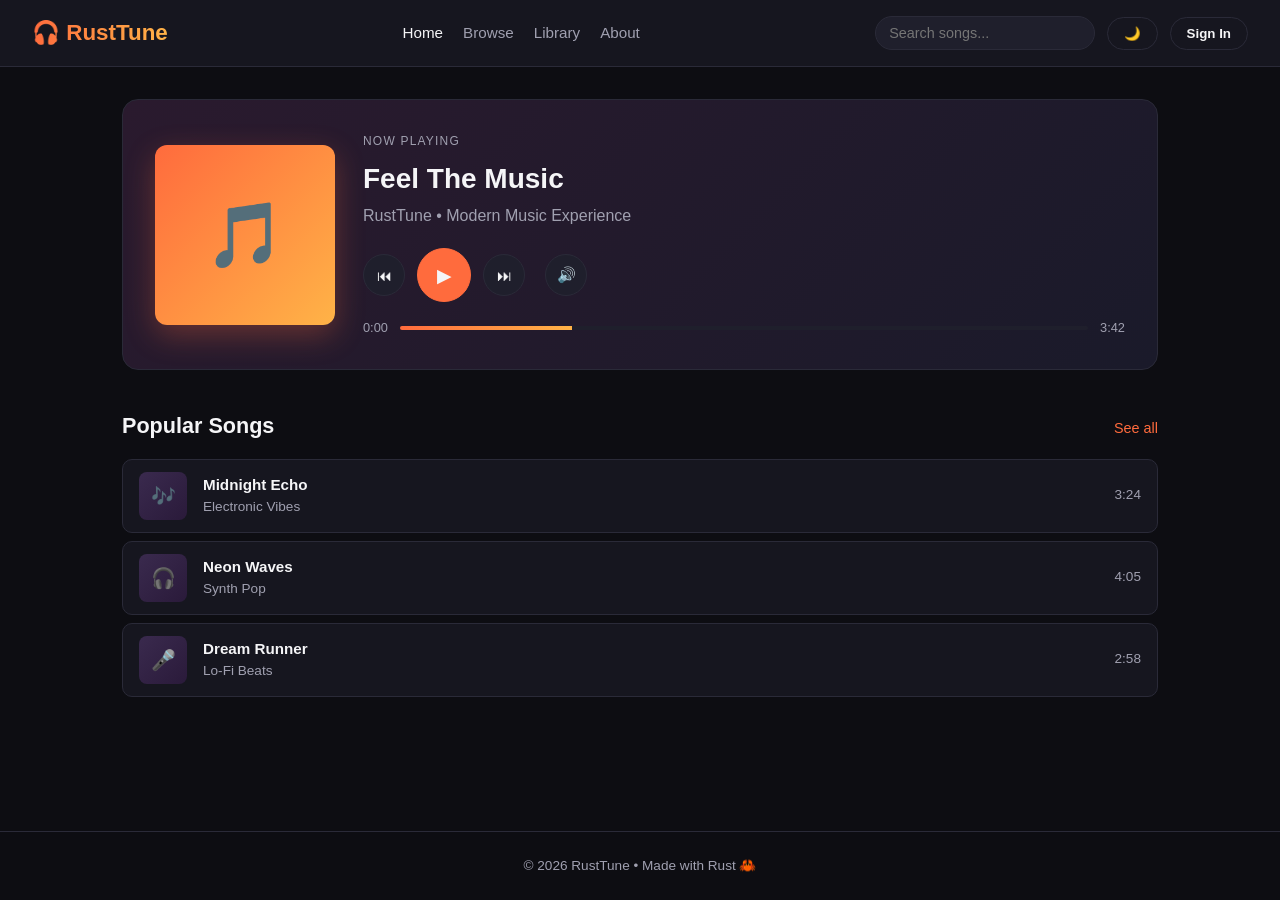
<file: templates/index.html>
<!DOCTYPE html>
<html lang="en">
<head>
  <meta charset="UTF-8" />
  <meta name="viewport" content="width=device-width, initial-scale=1.0" />

  <title>RustTune</title>
  <link rel="stylesheet" href="/static/css/style.css" />
</head>

<body>

  <header class="site-header">
    <div class="logo">🎧 RustTune</div>

    <nav class="nav">
      <a href="#" class="nav-link active">Home</a>
      <a href="#" class="nav-link">Browse</a>
      <a href="#" class="nav-link">Library</a>
      <a href="#" class="nav-link">About</a>
    </nav>

    <div class="header-actions">
      <input
        type="search"
        class="search"
        placeholder="Search songs..."
      />

      <button class="btn btn-ghost" id="theme-toggle" title="Toggle light/dark mode">🌙</button>

      <button class="btn btn-ghost">Sign In</button>
    </div>
  </header>

  <main class="container">

    <section class="play-section">

      <div class="now-playing">

        <div class="cover-art">🎵</div>

        <div class="track-info">

          <p class="eyebrow">Now Playing</p>

          <h1 class="track-title">Feel The Music</h1>

          <p class="track-artist">
            RustTune • Modern Music Experience
          </p>

          <div class="player-controls">
            <button class="ctrl">⏮</button>
            <button class="ctrl ctrl-play">▶</button>
            <button class="ctrl">⏭</button>

            <div class="volume-wrapper">
              <button class="ctrl ctrl-volume" id="mute-btn">🔊</button>
              <div class="slider-panel">
                <input type="range" id="volume-slider" min="0" max="1" step="0.01" value="0.8">
              </div>
              </div>
          </div>

          <div class="progress">

            <span class="time">0:00</span>

            <div class="progress-bar">
              <div class="progress-fill"></div>
            </div>

            <span class="time">3:42</span>

          </div>

        </div>

      </div>

    </section>

    <section class="songs-section">

      <div class="section-head">
        <h2>Popular Songs</h2>
        <a href="#" class="see-all">See all</a>
      </div>

      <ul class="song-list">

        <li class="song-card">
          <div class="song-cover">🎶</div>

          <div class="song-meta">
            <p class="song-title">Midnight Echo</p>
            <p class="song-artist">Electronic Vibes</p>
          </div>

          <span class="song-duration">3:24</span>
        </li>

        <li class="song-card">
          <div class="song-cover">🎧</div>

          <div class="song-meta">
            <p class="song-title">Neon Waves</p>
            <p class="song-artist">Synth Pop</p>
          </div>

          <span class="song-duration">4:05</span>
        </li>

        <li class="song-card">
          <div class="song-cover">🎤</div>

          <div class="song-meta">
            <p class="song-title">Dream Runner</p>
            <p class="song-artist">Lo-Fi Beats</p>
          </div>

          <span class="song-duration">2:58</span>
        </li>

      </ul>

    </section>

  </main>

  <footer class="site-footer">
    <p>© 2026 RustTune • Made with Rust 🦀</p>
  </footer>

  <script src="/static/js/script.js"></script>
  
</body>
</html>
</file>
<file: static/css/style.css>
:root {
  --bg: #0d0d12;
  --bg-elev: #16161f;
  --bg-elev-2: #1f1f2c;
  --text: #f5f5f7;
  --text-dim: #a0a0b0;
  --accent: #ff6b3d;
  --accent-2: #ffb347;
  --border: #2a2a38;
}

html.light-mode {
  --bg: #f5f5f7;
  --bg-elev: #ececf1;
  --bg-elev-2: #e8e8ed;
  --text: #0d0d12;
  --text-dim: #5f5f6b;
  --accent: #ff6b3d;
  --accent-2: #ffb347;
  --border: #d0d0d8;
}

* { box-sizing: border-box; margin: 0; padding: 0; }

body {
  font-family: -apple-system, BlinkMacSystemFont, "Segoe UI", Roboto, sans-serif;
  background: var(--bg);
  color: var(--text);
  line-height: 1.5;
  min-height: 100vh;
  display: flex;
  flex-direction: column;
}

/* Header */
.site-header {
  display: flex;
  align-items: center;
  justify-content: space-between;
  padding: 1rem 2rem;
  background: var(--bg-elev);
  border-bottom: 1px solid var(--border);
  gap: 1.5rem;
  flex-wrap: wrap;
}

.logo {
  font-size: 1.4rem;
  font-weight: 700;
  background: linear-gradient(90deg, var(--accent), var(--accent-2));
  -webkit-background-clip: text;
  -webkit-text-fill-color: transparent;
  background-clip: text;
}

.nav { display: flex; gap: 1.25rem; }
.nav-link {
  color: var(--text-dim);
  text-decoration: none;
  font-size: 0.95rem;
  transition: color 0.15s;
}
.nav-link:hover, .nav-link.active { color: var(--text); }

.header-actions { display: flex; gap: 0.75rem; align-items: center; }

.search {
  background: var(--bg-elev-2);
  border: 1px solid var(--border);
  color: var(--text);
  padding: 0.5rem 0.85rem;
  border-radius: 999px;
  width: 220px;
  font-size: 0.9rem;
  outline: none;
}
.search:focus { border-color: var(--accent); }

.btn {
  background: var(--accent);
  color: #fff;
  border: none;
  padding: 0.5rem 1rem;
  border-radius: 999px;
  font-weight: 600;
  cursor: pointer;
  transition: opacity 0.15s;
}
.btn:hover { opacity: 0.9; }
.btn-ghost {
  background: transparent;
  border: 1px solid var(--border);
  color: var(--text);
}

/* Main */
.container {
  flex: 1;
  width: 100%;
  max-width: 1100px;
  margin: 0 auto;
  padding: 2rem;
}

/* Play section */
.play-section {
  background: linear-gradient(135deg, #2a1a2e 0%, #1a1a2a 100%);
  border-radius: 16px;
  padding: 2rem;
  margin-bottom: 2.5rem;
  border: 1px solid var(--border);
}

.now-playing {
  display: flex;
  gap: 1.75rem;
  align-items: center;
  flex-wrap: wrap;
}

.cover-art {
  width: 180px;
  height: 180px;
  border-radius: 12px;
  background: linear-gradient(135deg, var(--accent), var(--accent-2));
  display: flex;
  align-items: center;
  justify-content: center;
  font-size: 4rem;
  flex-shrink: 0;
  box-shadow: 0 10px 30px rgba(255, 107, 61, 0.3);
}

.track-info { flex: 1; min-width: 240px; }
.eyebrow {
  text-transform: uppercase;
  letter-spacing: 0.1em;
  font-size: 0.75rem;
  color: var(--text-dim);
  margin-bottom: 0.5rem;
}
.track-title { font-size: 1.75rem; margin-bottom: 0.25rem; }
.track-artist { color: var(--text-dim); margin-bottom: 1.25rem; }

.player-controls {
  display: flex;
  gap: 0.75rem;
  align-items: center;
  margin-bottom: 1rem;
}

.ctrl {
  background: var(--bg-elev-2);
  border: 1px solid var(--border);
  color: var(--text);
  width: 42px;
  height: 42px;
  border-radius: 50%;
  cursor: pointer;
  font-size: 0.95rem;
  display: flex;
  align-items: center;
  justify-content: center;
  transition: background 0.15s;
}
.ctrl:hover { background: var(--border); }
.ctrl-play {
  width: 54px;
  height: 54px;
  background: var(--accent);
  border-color: var(--accent);
  font-size: 1.2rem;
}
.ctrl-play:hover { background: var(--accent-2); border-color: var(--accent-2); }

.progress {
  display: flex;
  align-items: center;
  gap: 0.75rem;
  font-size: 0.8rem;
  color: var(--text-dim);
}
.progress-bar {
  flex: 1;
  height: 4px;
  background: var(--bg-elev-2);
  border-radius: 2px;
  overflow: hidden;
}
.progress-fill {
  width: 25%;
  height: 100%;
  background: linear-gradient(90deg, var(--accent), var(--accent-2));
}

/* Songs */
.section-head {
  display: flex;
  justify-content: space-between;
  align-items: baseline;
  margin-bottom: 1rem;
}
.section-head h2 { font-size: 1.35rem; }
.see-all {
  color: var(--accent);
  text-decoration: none;
  font-size: 0.9rem;
}
.see-all:hover { text-decoration: underline; }

.song-list { list-style: none; display: flex; flex-direction: column; gap: 0.5rem; }

.song-card {
  display: flex;
  align-items: center;
  gap: 1rem;
  padding: 0.75rem 1rem;
  background: var(--bg-elev);
  border: 1px solid var(--border);
  border-radius: 10px;
  cursor: pointer;
  transition: background 0.15s, transform 0.15s;
}
.song-card:hover {
  background: var(--bg-elev-2);
  transform: translateY(-1px);
}

.song-cover {
  width: 48px;
  height: 48px;
  border-radius: 8px;
  background: linear-gradient(135deg, #3a2a4e, #2a1a3a);
  display: flex;
  align-items: center;
  justify-content: center;
  font-size: 1.25rem;
  flex-shrink: 0;
}

.song-meta { flex: 1; min-width: 0; }
.song-title { font-weight: 600; font-size: 0.95rem; }
.song-artist { color: var(--text-dim); font-size: 0.85rem; }
.song-duration { color: var(--text-dim); font-size: 0.85rem; }

/* Footer */
.site-footer {
  text-align: center;
  padding: 1.5rem;
  color: var(--text-dim);
  font-size: 0.85rem;
  border-top: 1px solid var(--border);
}

/* Volume Controls */
.volume-wrapper {
  display: inline-flex;
  align-items: center;
  position: relative;
  vertical-align: middle;
  margin-left: 0.5rem;
}

.ctrl-volume {
  width: 42px !important;
  height: 42px !important;
  border-radius: 50% !important;
  display: flex !important;
  align-items: center !important;
  justify-content: center !important;
  z-index: 5;
}

.slider-panel {
  display: flex;
  align-items: center;
  background: var(--bg-elev-2);
  border: 1px solid var(--border);
  height: 42px;
  border-radius: 21px;  
  padding: 0;
  margin-left: -42px;   
  max-width: 0px;
  opacity: 0;
  visibility: hidden;
  overflow: hidden;
  transition: all 0.3s ease-in-out;
}

#volume-slider {
  -webkit-appearance: none;
  appearance: none;
  width: 80px;
  height: 4px;
  border-radius: 2px;
  background: var(--border);
  outline: none;
  cursor: pointer;
  margin-left: 50px; 
  margin-right: 15px; 
}

#volume-slider::-webkit-slider-thumb {
  -webkit-appearance: none;
  appearance: none;
  width: 10px;
  height: 10px;
  border-radius: 50%;
  background: var(--accent);
}

.volume-wrapper:hover .slider-panel {
  max-width: 160px;
  opacity: 1;
  visibility: visible;
}

/* Responsive */
@media (max-width: 640px) {
  .site-header { padding: 1rem; }
  .search { width: 100%; }
  .container { padding: 1rem; }
  .play-section { padding: 1.25rem; }
  .cover-art { width: 140px; height: 140px; font-size: 3rem; }
  .track-title { font-size: 1.4rem; }
  
  .volume-wrapper {
    margin-left: 0;
    margin-top: 0.5rem;
  }

  .volume-wrapper .slider-panel {
    max-width: 160px !important;
    opacity: 1 !important;
    visibility: visible !important;
  }
}
</file>
